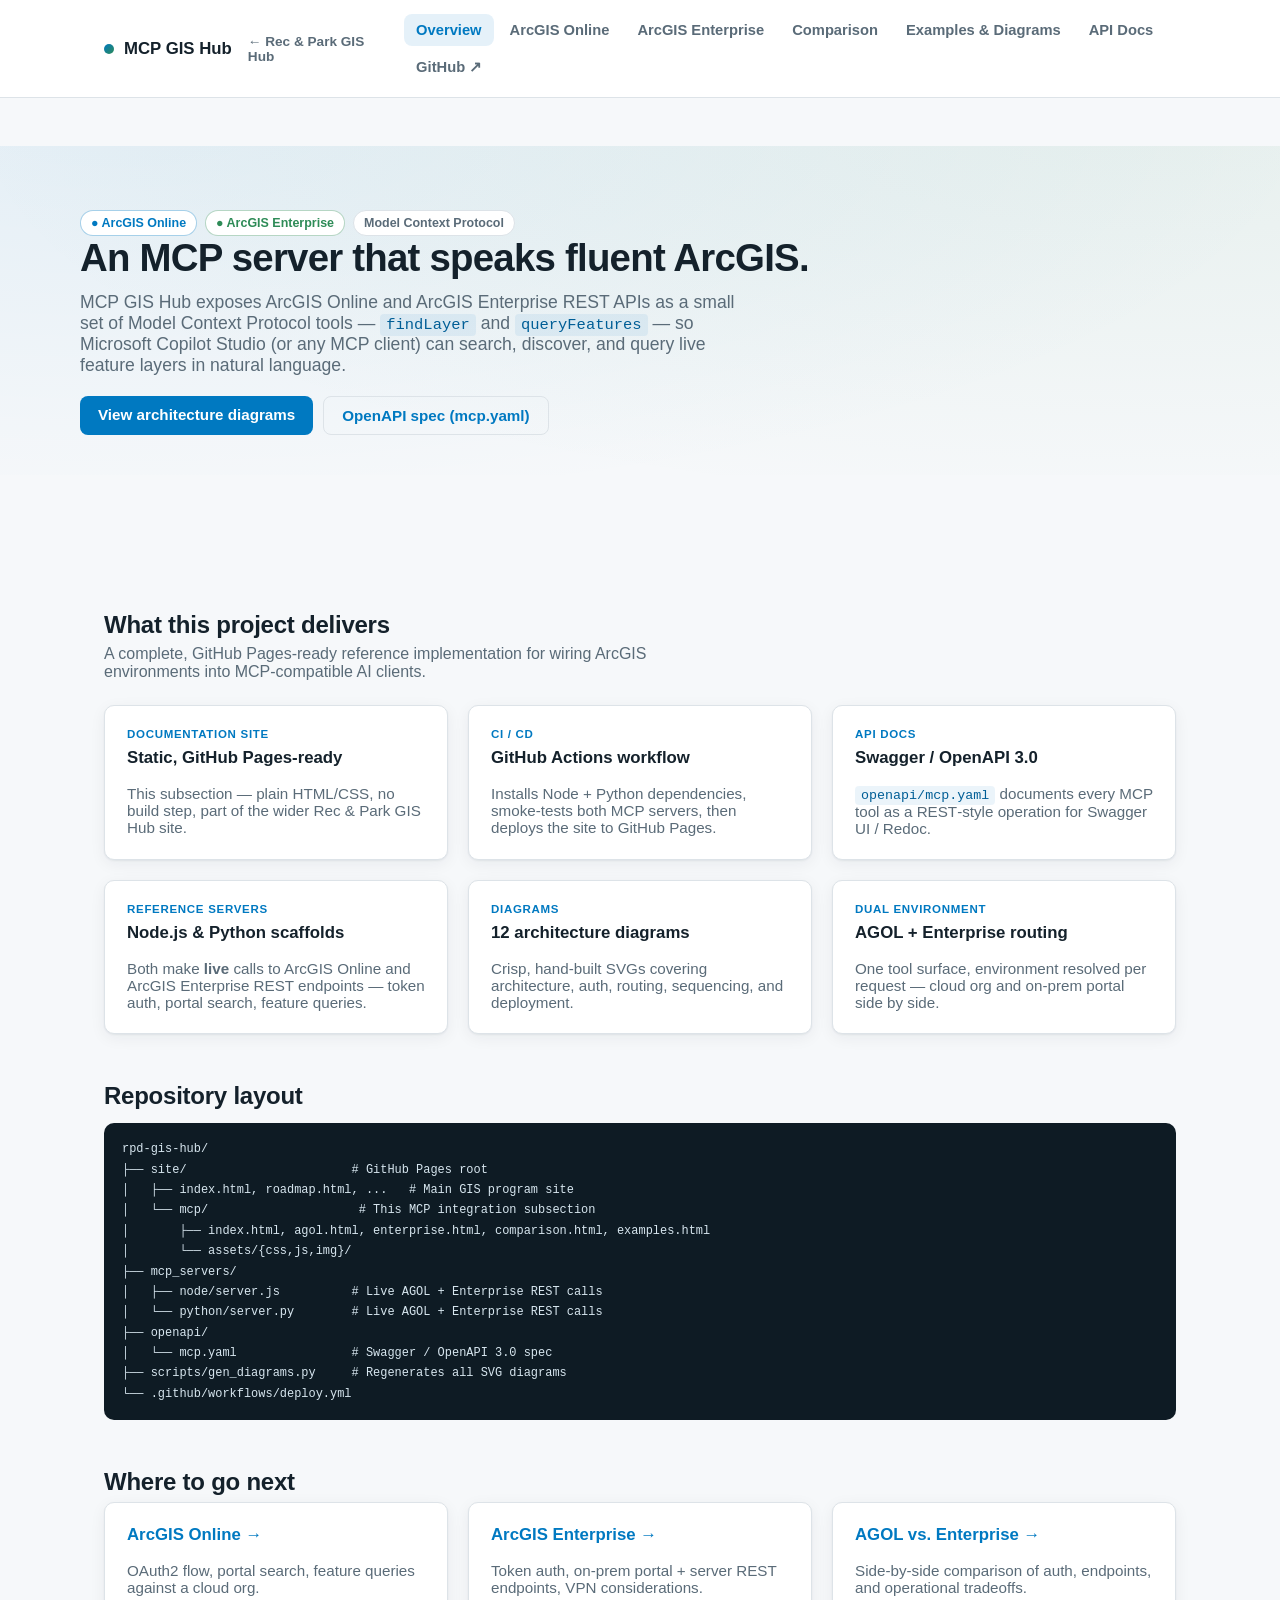
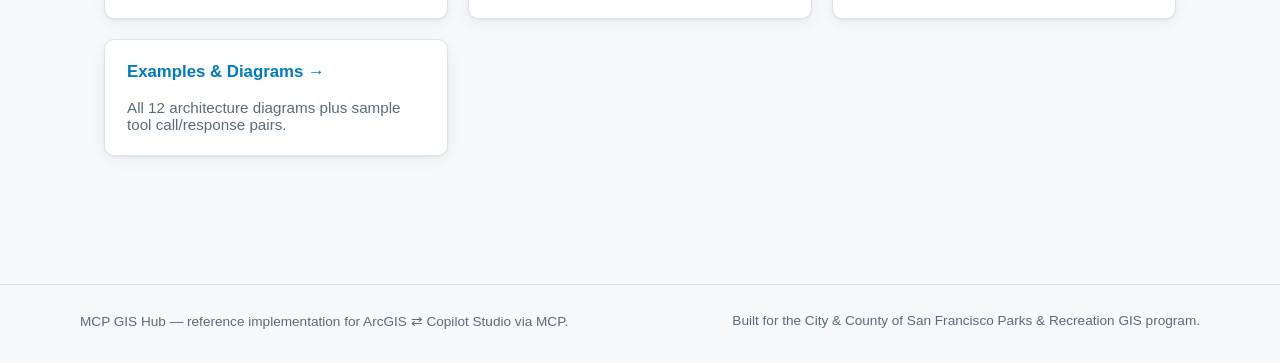
<file: site/mcp/index.html>
<!DOCTYPE html>
<html lang="en">
<head>
<meta charset="UTF-8">
<meta name="viewport" content="width=device-width, initial-scale=1.0">
<title>MCP GIS Hub — ArcGIS Online &amp; Enterprise MCP Server</title>
<meta name="description" content="An MCP server exposing ArcGIS Online and ArcGIS Enterprise REST APIs as tools for Microsoft Copilot Studio and other MCP clients.">
<link rel="stylesheet" href="assets/css/style.css">
</head>
<body>
<a class="skip-link" href="#main">Skip to content</a>
<header class="site-header">
  <nav class="nav">
    <a class="nav__brand" href="index.html"><span class="dot"></span> MCP GIS Hub</a>
    <a href="../index.html" style="font-size:0.85rem;color:#5a6b78;font-weight:600;margin-right:8px;">&larr; Rec &amp; Park GIS Hub</a>
    <ul class="nav__links">
      <li><a href="index.html">Overview</a></li>
      <li><a href="agol.html">ArcGIS Online</a></li>
      <li><a href="enterprise.html">ArcGIS Enterprise</a></li>
      <li><a href="comparison.html">Comparison</a></li>
      <li><a href="examples.html">Examples &amp; Diagrams</a></li>
      <li><a href="api-docs.html">API Docs</a></li>
      <li><a href="https://github.com/sstasio/rpd-gis-hub" target="_blank" rel="noopener">GitHub ↗</a></li>
    </ul>
  </nav>
</header>

<main id="main">
  <section class="hero">
    <div class="hero__inner">
      <div class="hero__badges">
        <span class="badge badge--cloud">● ArcGIS Online</span>
        <span class="badge badge--enterprise">● ArcGIS Enterprise</span>
        <span class="badge">Model Context Protocol</span>
      </div>
      <h1>An MCP server that speaks fluent ArcGIS.</h1>
      <p class="lead">MCP GIS Hub exposes ArcGIS Online and ArcGIS Enterprise REST APIs as a small set of
      Model Context Protocol tools — <code>findLayer</code> and <code>queryFeatures</code> — so Microsoft
      Copilot Studio (or any MCP client) can search, discover, and query live feature layers in natural language.</p>
      <div class="btn-row">
        <a class="btn" href="examples.html">View architecture diagrams</a>
        <a class="btn btn--ghost" href="../../openapi/mcp.yaml">OpenAPI spec (mcp.yaml)</a>
      </div>
    </div>
  </section>

  <div class="container">

    <section>
      <h2>What this project delivers</h2>
      <p class="section-lead">A complete, GitHub Pages‑ready reference implementation for wiring ArcGIS
      environments into MCP‑compatible AI clients.</p>
      <div class="grid">
        <div class="card">
          <span class="eyebrow">Documentation site</span>
          <h3>Static, GitHub Pages‑ready</h3>
          <p>This subsection — plain HTML/CSS, no build step, part of the wider Rec &amp; Park GIS Hub site.</p>
        </div>
        <div class="card">
          <span class="eyebrow">CI / CD</span>
          <h3>GitHub Actions workflow</h3>
          <p>Installs Node + Python dependencies, smoke‑tests both MCP servers, then deploys the site to GitHub Pages.</p>
        </div>
        <div class="card">
          <span class="eyebrow">API docs</span>
          <h3>Swagger / OpenAPI 3.0</h3>
          <p><code>openapi/mcp.yaml</code> documents every MCP tool as a REST‑style operation for Swagger UI / Redoc.</p>
        </div>
        <div class="card">
          <span class="eyebrow">Reference servers</span>
          <h3>Node.js &amp; Python scaffolds</h3>
          <p>Both make <strong>live</strong> calls to ArcGIS Online and ArcGIS Enterprise REST endpoints — token auth, portal search, feature queries.</p>
        </div>
        <div class="card">
          <span class="eyebrow">Diagrams</span>
          <h3>12 architecture diagrams</h3>
          <p>Crisp, hand‑built SVGs covering architecture, auth, routing, sequencing, and deployment.</p>
        </div>
        <div class="card">
          <span class="eyebrow">Dual environment</span>
          <h3>AGOL + Enterprise routing</h3>
          <p>One tool surface, environment resolved per request — cloud org and on‑prem portal side by side.</p>
        </div>
      </div>
    </section>

    <section>
      <h2>Repository layout</h2>
      <pre><code>rpd-gis-hub/
├── site/                       # GitHub Pages root
│   ├── index.html, roadmap.html, ...   # Main GIS program site
│   └── mcp/                     # This MCP integration subsection
│       ├── index.html, agol.html, enterprise.html, comparison.html, examples.html
│       └── assets/{css,js,img}/
├── mcp_servers/
│   ├── node/server.js          # Live AGOL + Enterprise REST calls
│   └── python/server.py        # Live AGOL + Enterprise REST calls
├── openapi/
│   └── mcp.yaml                # Swagger / OpenAPI 3.0 spec
├── scripts/gen_diagrams.py     # Regenerates all SVG diagrams
└── .github/workflows/deploy.yml
</code></pre>
    </section>

    <section>
      <h2>Where to go next</h2>
      <div class="grid">
        <div class="card"><h3><a href="agol.html">ArcGIS Online →</a></h3><p>OAuth2 flow, portal search, feature queries against a cloud org.</p></div>
        <div class="card"><h3><a href="enterprise.html">ArcGIS Enterprise →</a></h3><p>Token auth, on‑prem portal + server REST endpoints, VPN considerations.</p></div>
        <div class="card"><h3><a href="comparison.html">AGOL vs. Enterprise →</a></h3><p>Side‑by‑side comparison of auth, endpoints, and operational tradeoffs.</p></div>
        <div class="card"><h3><a href="examples.html">Examples &amp; Diagrams →</a></h3><p>All 12 architecture diagrams plus sample tool call/response pairs.</p></div>
      </div>
    </section>

  </div>
</main>

<footer class="site-footer">
  <div class="footer-inner">
    <span>MCP GIS Hub — reference implementation for ArcGIS ⇄ Copilot Studio via MCP.</span>
    <span>Built for the City &amp; County of San Francisco Parks &amp; Recreation GIS program.</span>
  </div>
</footer>
<script src="assets/js/nav.js"></script>
</body>
</html>
</file>
<file: site/mcp/assets/css/style.css>
/* ============================================================
   MCP GIS Hub — Global Stylesheet
   ArcGIS Online / Enterprise MCP Server Documentation Site
   ============================================================ */

:root {
  --color-bg: #f6f8fa;
  --color-surface: #ffffff;
  --color-ink: #14212b;
  --color-muted: #5a6b78;
  --color-border: #dde3e8;
  --color-primary: #0079c1;   /* Esri blue */
  --color-primary-dark: #005e96;
  --color-accent: #2e8b57;    /* Enterprise/on-prem accent */
  --color-cloud: #0079c1;     /* AGOL/cloud accent */
  --radius: 10px;
  --shadow: 0 1px 2px rgba(20,33,43,0.06), 0 4px 16px rgba(20,33,43,0.06);
  --maxw: 1120px;
  --font: -apple-system, BlinkMacSystemFont, "Segoe UI", Roboto, Helvetica, Arial, sans-serif;
}

* { box-sizing: border-box; }

html, body {
  margin: 0;
  padding: 0;
  font-family: var(--font);
  background: var(--color-bg);
  color: var(--color-ink);
  scroll-behavior: smooth;
}

a { color: var(--color-primary); text-decoration: none; }
a:hover { text-decoration: underline; }

img { max-width: 100%; display: block; }

/* ---------- Skip link (a11y) ---------- */
.skip-link {
  position: absolute;
  left: -999px;
  top: auto;
  background: var(--color-primary);
  color: #fff;
  padding: 10px 16px;
  z-index: 1000;
  border-radius: 0 0 6px 0;
}
.skip-link:focus { left: 0; top: 0; }

/* ---------- Top navigation ---------- */
.site-header {
  position: sticky;
  top: 0;
  z-index: 100;
  background: var(--color-surface);
  border-bottom: 1px solid var(--color-border);
}

.nav {
  max-width: var(--maxw);
  margin: 0 auto;
  display: flex;
  align-items: center;
  justify-content: space-between;
  padding: 14px 24px;
  gap: 16px;
}

.nav__brand {
  display: flex;
  align-items: center;
  gap: 10px;
  font-weight: 700;
  font-size: 1.05rem;
  color: var(--color-ink);
  white-space: nowrap;
}
.nav__brand:hover { text-decoration: none; }
.nav__brand .dot {
  width: 10px; height: 10px; border-radius: 50%;
  background: linear-gradient(135deg, var(--color-cloud), var(--color-accent));
  flex-shrink: 0;
}

.nav__links {
  display: flex;
  flex-wrap: wrap;
  gap: 4px;
  list-style: none;
  margin: 0;
  padding: 0;
}

.nav__links a {
  display: inline-block;
  padding: 8px 12px;
  border-radius: 8px;
  color: var(--color-muted);
  font-size: 0.92rem;
  font-weight: 600;
}
.nav__links a:hover {
  background: var(--color-bg);
  color: var(--color-ink);
  text-decoration: none;
}
.nav__links a.active {
  background: rgba(0,121,193,0.10);
  color: var(--color-primary);
}

.nav__toggle { display: none; }

@media (max-width: 860px) {
  .nav { flex-wrap: wrap; }
  .nav__links { width: 100%; justify-content: flex-start; }
}

/* ---------- Layout ---------- */
.container {
  max-width: var(--maxw);
  margin: 0 auto;
  padding: 40px 24px 80px;
}

.hero {
  padding: 56px 24px 40px;
  text-align: left;
  background: radial-gradient(1200px 400px at 10% -10%, rgba(0,121,193,0.08), transparent),
              radial-gradient(1200px 400px at 90% -10%, rgba(46,139,87,0.08), transparent);
}
.hero__inner { max-width: var(--maxw); margin: 0 auto; }
.hero h1 { font-size: clamp(1.8rem, 3vw, 2.6rem); margin: 0 0 12px; letter-spacing: -0.02em; }
.hero p.lead { font-size: 1.1rem; color: var(--color-muted); max-width: 68ch; margin: 0 0 20px; }
.hero__badges { display: flex; gap: 8px; flex-wrap: wrap; margin-top: 8px; }

.badge {
  display: inline-flex;
  align-items: center;
  gap: 6px;
  font-size: 0.78rem;
  font-weight: 700;
  padding: 5px 10px;
  border-radius: 999px;
  border: 1px solid var(--color-border);
  background: var(--color-surface);
  color: var(--color-muted);
}
.badge--cloud { color: var(--color-cloud); border-color: rgba(0,121,193,0.35); }
.badge--enterprise { color: var(--color-accent); border-color: rgba(46,139,87,0.35); }

.btn {
  display: inline-block;
  padding: 10px 18px;
  border-radius: 8px;
  background: var(--color-primary);
  color: #fff !important;
  font-weight: 700;
  font-size: 0.95rem;
  border: none;
  cursor: pointer;
}
.btn:hover { background: var(--color-primary-dark); text-decoration: none; }
.btn--ghost {
  background: transparent;
  color: var(--color-primary) !important;
  border: 1px solid var(--color-border);
}
.btn--ghost:hover { background: var(--color-surface); }

.btn-row { display: flex; gap: 10px; flex-wrap: wrap; margin-top: 20px; }

/* ---------- Cards / grid ---------- */
.grid {
  display: grid;
  gap: 20px;
  grid-template-columns: repeat(auto-fit, minmax(260px, 1fr));
}

.card {
  background: var(--color-surface);
  border: 1px solid var(--color-border);
  border-radius: var(--radius);
  padding: 22px;
  box-shadow: var(--shadow);
}
.card h3 { margin-top: 0; font-size: 1.05rem; }
.card p { color: var(--color-muted); font-size: 0.95rem; margin-bottom: 0; }
.card .eyebrow {
  font-size: 0.72rem;
  font-weight: 800;
  letter-spacing: 0.06em;
  text-transform: uppercase;
  color: var(--color-primary);
  margin-bottom: 8px;
  display: block;
}

section { margin: 48px 0; }
section > h2 {
  font-size: 1.5rem;
  margin-bottom: 6px;
  letter-spacing: -0.01em;
}
section > p.section-lead {
  color: var(--color-muted);
  max-width: 72ch;
  margin-top: 0;
  margin-bottom: 24px;
}

/* ---------- Diagram figure ---------- */
figure.diagram {
  background: var(--color-surface);
  border: 1px solid var(--color-border);
  border-radius: var(--radius);
  padding: 18px;
  box-shadow: var(--shadow);
  margin: 0;
}
figure.diagram img { border-radius: 6px; }
figure.diagram figcaption {
  margin-top: 10px;
  font-size: 0.85rem;
  color: var(--color-muted);
  text-align: center;
}

/* ---------- Tables ---------- */
table {
  width: 100%;
  border-collapse: collapse;
  background: var(--color-surface);
  border: 1px solid var(--color-border);
  border-radius: var(--radius);
  overflow: hidden;
  font-size: 0.92rem;
}
th, td { text-align: left; padding: 10px 14px; border-bottom: 1px solid var(--color-border); }
th { background: var(--color-bg); font-size: 0.78rem; text-transform: uppercase; letter-spacing: 0.04em; color: var(--color-muted); }
tr:last-child td { border-bottom: none; }

/* ---------- Code blocks ---------- */
pre {
  background: #0e1b24;
  color: #d7e6ef;
  padding: 16px 18px;
  border-radius: var(--radius);
  overflow-x: auto;
  font-size: 0.85rem;
  line-height: 1.5;
}
code {
  font-family: ui-monospace, SFMono-Regular, Menlo, Consolas, monospace;
  font-size: 0.88em;
}
:not(pre) > code {
  background: rgba(0,121,193,0.08);
  color: var(--color-primary-dark);
  padding: 2px 6px;
  border-radius: 4px;
}

/* ---------- Footer ---------- */
.site-footer {
  border-top: 1px solid var(--color-border);
  padding: 28px 24px;
  color: var(--color-muted);
  font-size: 0.85rem;
}
.site-footer .footer-inner {
  max-width: var(--maxw);
  margin: 0 auto;
  display: flex;
  justify-content: space-between;
  flex-wrap: wrap;
  gap: 10px;
}

/* ---------- Utility ---------- */
.tag-row { display:flex; gap:8px; flex-wrap:wrap; margin: 10px 0 0; }
.mt-0 { margin-top: 0; }
.two-col { display:grid; grid-template-columns: 1fr 1fr; gap: 24px; }
@media (max-width: 760px) { .two-col { grid-template-columns: 1fr; } }
</file>
